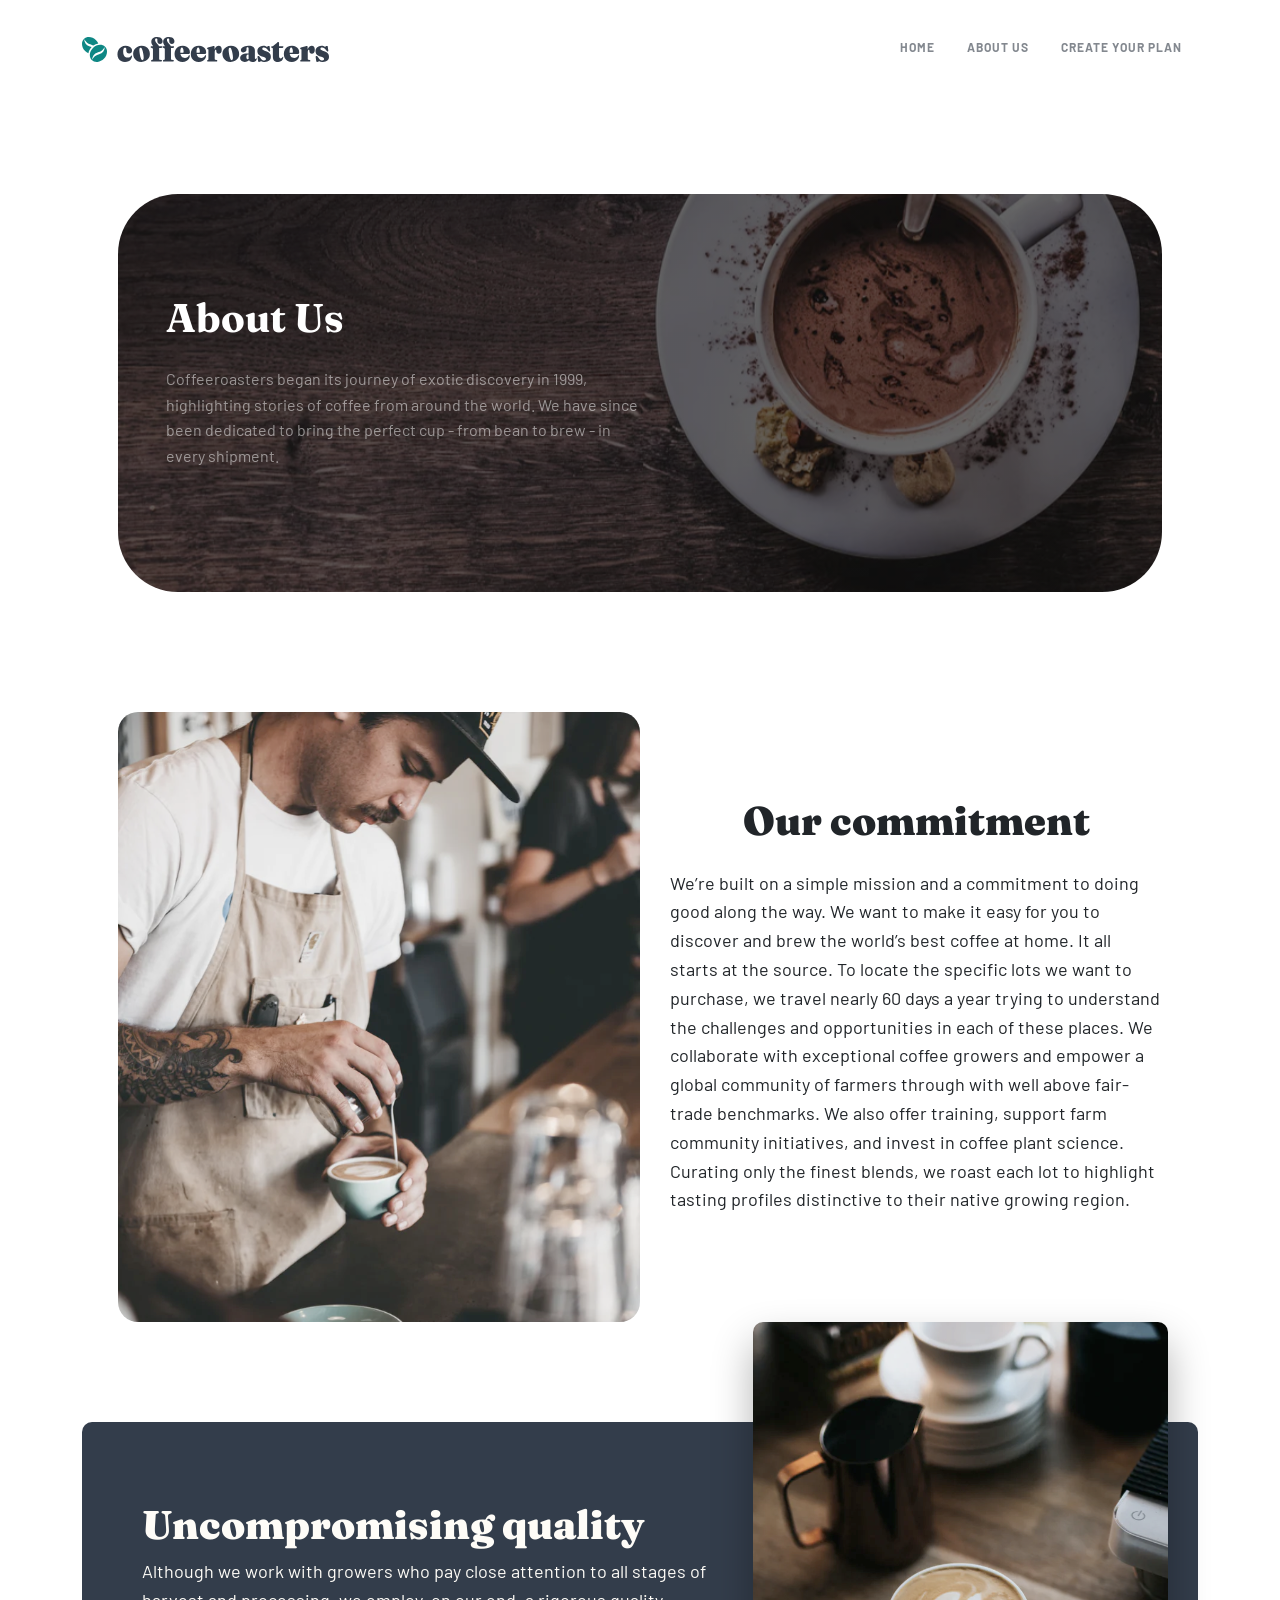
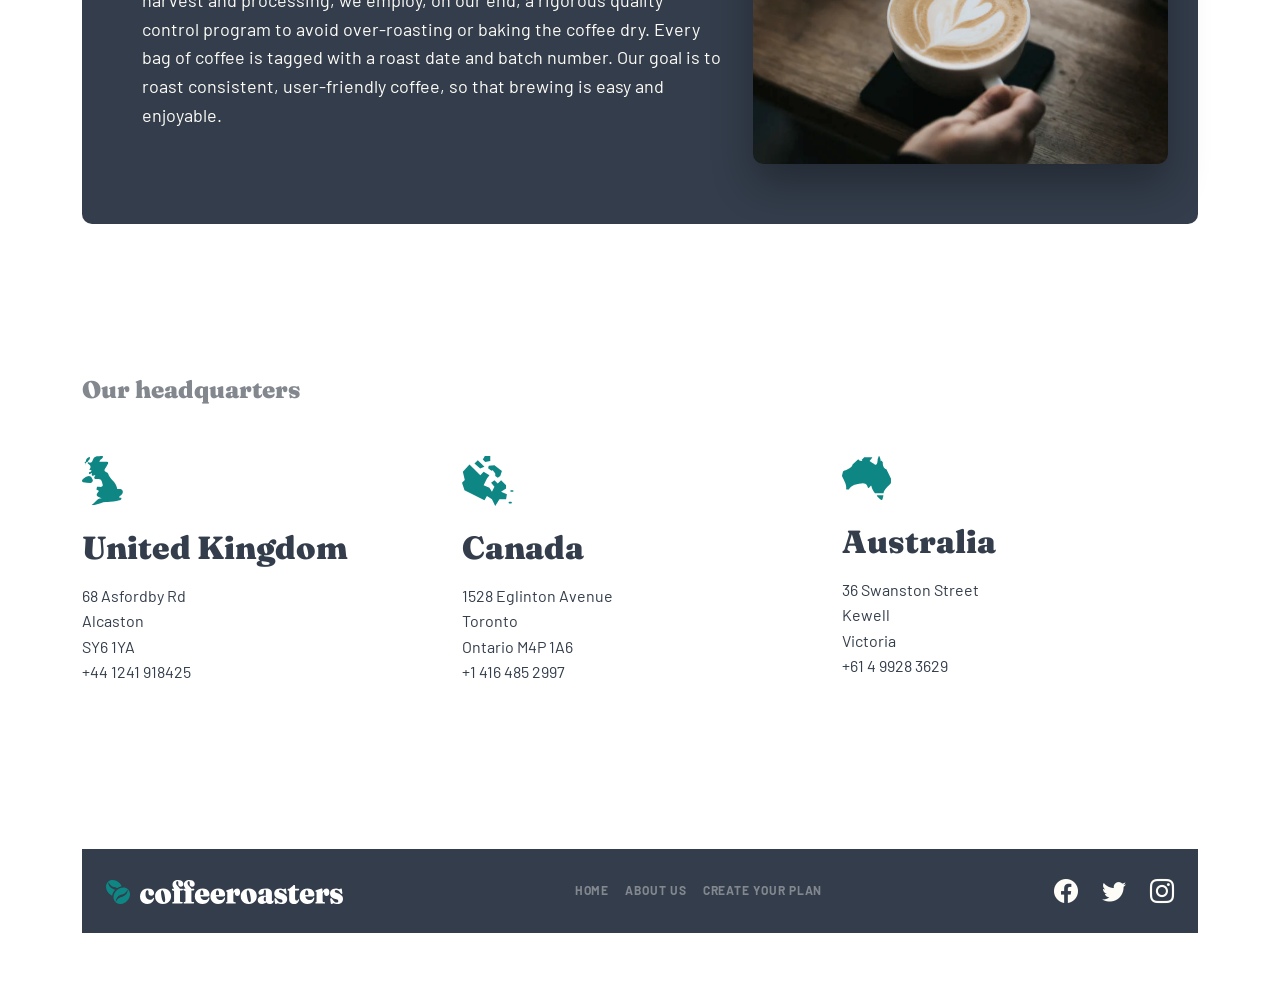
<file: about_us.html>
<!DOCTYPE html>
<html lang="en">

<head>
    <meta charset="UTF-8">
    <meta name="viewport" content="width=device-width, initial-scale=1.0">
    <title>About us</title>
    <link rel="stylesheet" href="https://cdn.jsdelivr.net/npm/bootstrap-icons@1.13.1/font/bootstrap-icons.min.css">

    <link href="https://cdn.jsdelivr.net/npm/bootstrap@5.3.8/dist/css/bootstrap.min.css" rel="stylesheet"
        integrity="sha384-sRIl4kxILFvY47J16cr9ZwB07vP4J8+LH7qKQnuqkuIAvNWLzeN8tE5YBujZqJLB" crossorigin="anonymous">
    <link rel="preconnect" href="https://fonts.googleapis.com">
    <link rel="preconnect" href="https://fonts.gstatic.com" crossorigin>
    <link
        href="https://fonts.googleapis.com/css2?family=Barlow:ital,wght@0,100;0,200;0,300;0,400;0,500;0,600;0,700;0,800;0,900;1,100;1,200;1,300;1,400;1,500;1,600;1,700;1,800;1,900&display=swap"
        rel="stylesheet">
    <link rel="stylesheet" href="./style.css">
    <link rel="stylesheet" href="./media_query.css">
</head>

<body>
    <nav class="navbar navbar-expand-md py-2 py-md-4">
        <div class="container">
            <a href="#" class="navbar-brand">
                <img src="./assets/imgs/Logo.svg" alt="coffeeroasters logo" class="logo">
            </a>

            <button class="navbar-toggler" type="button" data-bs-toggle="collapse" data-bs-target="#navbarNav">
                <span class="navbar-toggler-icon"></span>
            </button>

            <div class="collapse navbar-collapse" id="navbarNav">
                <ul class="navbar-nav ms-auto">
                    <li class="nav-item">
                        <a class="nav-link px-3" href="./index.html">HOME</a>
                    </li>
                    <li class="nav-item">
                        <a class="nav-link px-3" href="./about_us.html">ABOUT US</a>
                    </li>
                    <li class="nav-item">
                        <a class="nav-link px-3" href="./Create_a_plan.html">CREATE YOUR PLAN</a>
                    </li>
                </ul>
            </div>
        </div>



    </nav>

    <main>
        <div class="hero-section-about-us">
            <div class="container px-md-5">
                <section class="hero-section">
                    <div class="row g-0 w-100">
                        <div class="col-md-8 col-lg-6 hero-content">
                            <h1 class="display-4 fw-bold text-white mb-4">About Us</h1>
                            <p class="text-white-50 mb-4">
                                Coffeeroasters began its journey of exotic discovery in 1999,
                                highlighting stories of coffee from around the world. We have since been dedicated to
                                bring
                                the
                                perfect cup - from bean to brew - in every shipment. </p>
                        </div>
                    </div>
                </section>
            </div>
        </div>
    </main>

    <section>
        <div class="container px-md-5 mb-4" style="margin-top: 120px;">
            <section class="Our_commitment_section">
                <div class="row g-0 w-100 align-items-center">
                    <div class="col-lg-6 image-container mb-4 mb-lg-0">
                        <img src="./assets/imgs/about_us_our_commitment.svg" alt="" style="border-radius: 20px;"
                            class="img-fluid w-100">
                    </div>

                    <div class="col-lg-6 d-flex justify-content-center align-items-center flex-column desc-container">
                        <h1 class="mb-4">Our commitment</h1>
                        <p class="mb-4">
                            We’re built on a simple mission and a commitment to doing good along the way. We want to
                            make it easy for you to discover and brew the world’s best coffee at home. It all starts at
                            the source. To locate the specific lots we want to purchase, we travel nearly 60 days a year
                            trying to understand the challenges and opportunities in each of these places. We
                            collaborate with exceptional coffee growers and empower a global community of farmers
                            through with well above fair-trade benchmarks. We also offer training, support farm
                            community initiatives, and invest in coffee plant science. Curating only the finest blends,
                            we roast each lot to highlight tasting profiles distinctive to their native growing region.
                        </p>
                    </div>
                </div>
            </section>
        </div>
    </section>

    <section>
        <div class="container">
            <div
                class="Uncompromising_quality_section d-flex align-items-center justify-content-center flex-column-reverse flex-lg-row">
                <div class="desc-section col-lg-7">
                    <h1>Uncompromising quality</h1>
                    <p>Although we work with growers who pay close attention to all stages of harvest and processing, we
                        employ, on our end, a rigorous quality control program to avoid over-roasting or baking the
                        coffee dry. Every bag of coffee is tagged with a roast date and batch number. Our goal is to
                        roast consistent, user-friendly coffee, so that brewing is easy and enjoyable.</p>
                </div>
                <div class="image-section">
                    <img src="./assets/imgs/Quality_section_about_page.svg" class="img-fluid">
                </div>
            </div>
        </div>
    </section>

    <section class="Our_headquarters_section py-5">
        <div class="container">

            <h3 class="mb-5">Our headquarters</h3>

            <div class="row g-4 text-center text-md-start">

                <div class="col-md-4 mb-5 mb-md-0">
                    <div class="icon mb-4">
                        <img src="./assets/imgs/UK_Map.svg" alt="">
                    </div>
                    <h4 class="mb-3">United Kingdom</h4>
                    <ul class="p-0 list-unstyled">
                        <li>68 Asfordby Rd</li>
                        <li>Alcaston</li>
                        <li> SY6 1YA</li>
                        <li> +44 1241 918425</li>
                    </ul>
                </div>


                <div class="col-md-4 mb-5 mb-md-0">
                    <div class="icon mb-4">
                        <img src="./assets/imgs/Canada_Map.svg" alt="">
                    </div>
                    <h4 class="mb-3">Canada</h4>
                    <ul class="p-0 list-unstyled">
                        <li> 1528 Eglinton Avenue</li>
                        <li>Toronto</li>
                        <li> Ontario M4P 1A6</li>
                        <li> +1 416 485 2997</li>
                    </ul>
                </div>



                <div class="col-md-4 mb-5 mb-md-0">
                    <div class="icon mb-4">
                        <img src="./assets/imgs/Australia_Map.svg" alt="">
                    </div>
                    <h4 class="mb-3">Australia</h4>
                    <ul class="p-0 list-unstyled">
                        <li> 36 Swanston Street</li>
                        <li>Kewell</li>
                        <li> Victoria</li>
                        <li> +61 4 9928 3629</li>
                    </ul>
                </div>

            </div>

        </div>
    </section>

    <footer>
        <div class="container">
            <div class="footer-section d-flex align-items-center justify-content-between gap-3 p-4 flex-column flex-md-row mb-5"
                style="background-color: rgba(51, 61, 75, 1);">
                <div class="logo">
                    <img src="./assets/imgs/footer_logo.svg" alt="">
                </div>

                <div class="links d-flex align-items-center justify-content-center gap-2 gap-md-3">
                    <a href="./index.html" class="text-decoration-none text-uppercase" style="color: rgba(131, 136, 143, 1);
                    ">HOME</a>
                    <a href="./about_us.html" class="text-decoration-none text-uppercase"
                        style="color: rgba(131, 136, 143, 1); ">ABOUT US</a>
                    <a href="./Create_a_plan.html" class="text-decoration-none text-uppercase"
                        style="color: rgba(131, 136, 143, 1); ">Create your
                        plan</a>
                </div>
                <div class="social-media-links d-flex flex-row gap-4">
                    <a href="#" class="fs-4">
                        <i class="bi bi-facebook"></i>
                    </a>
                    <a href="#" class="fs-4">
                        <i class="bi bi-twitter"></i>
                    </a>
                    <a href="#" class="fs-4">
                        <i class="bi bi-instagram"></i>
                    </a>
                </div>
            </div>
        </div>
    </footer>

    <script src="https://cdn.jsdelivr.net/npm/bootstrap@5.3.8/dist/js/bootstrap.bundle.min.js"
        integrity="sha384-FKyoEForCGlyvwx9Hj09JcYn3nv7wiPVlz7YYwJrWVcXK/BmnVDxM+D2scQbITxI"
        crossorigin="anonymous"></script>
    <script src="./script.js"></script>
</body>

</html>
</file>
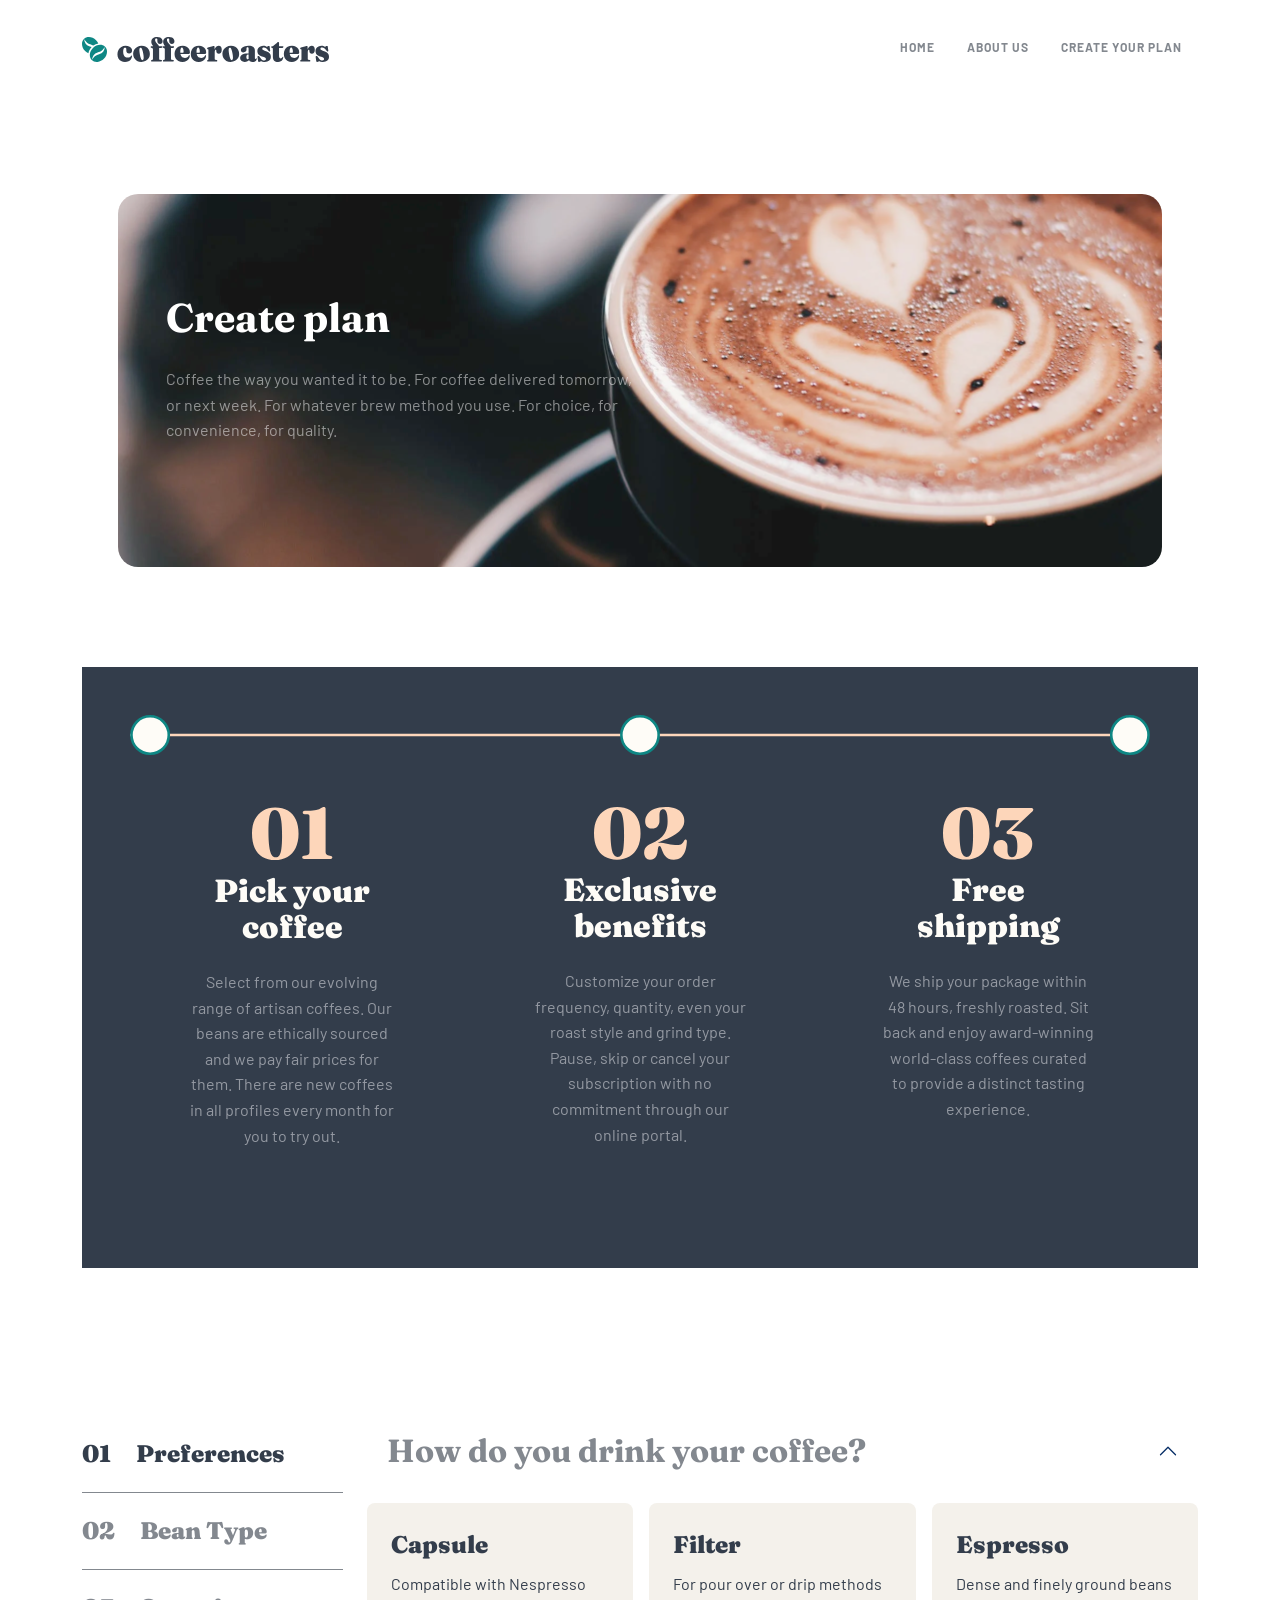
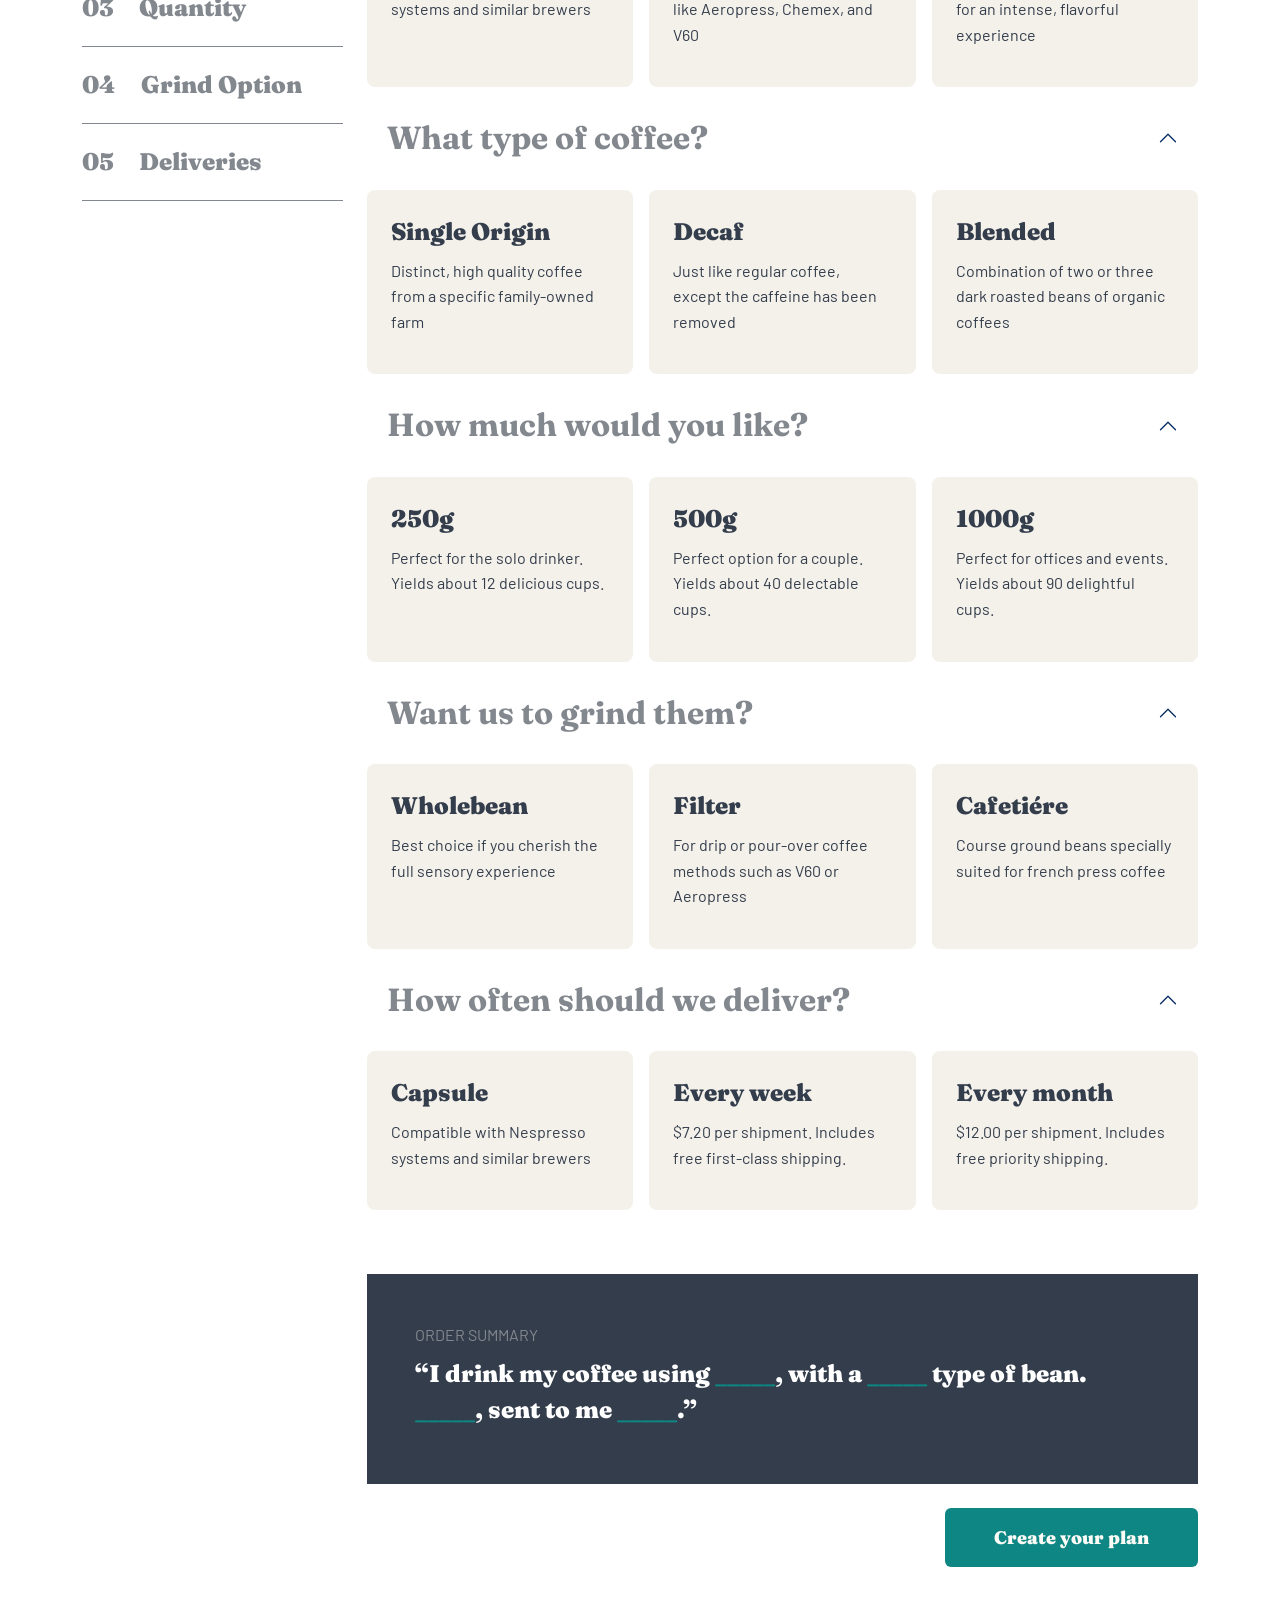
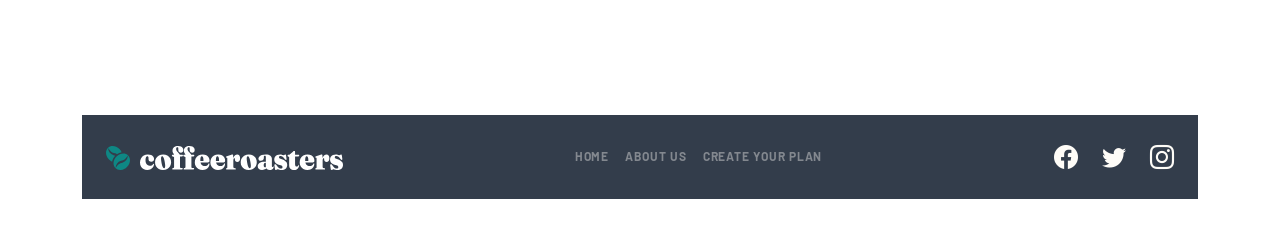
<file: Create_a_plan.html>
<!DOCTYPE html>
<html lang="en">

<head>
    <meta charset="UTF-8">
    <meta name="viewport" content="width=device-width, initial-scale=1.0">
    <title>Create a plan</title>
    <link rel="stylesheet" href="https://cdn.jsdelivr.net/npm/bootstrap-icons@1.13.1/font/bootstrap-icons.min.css">

    <link href="https://cdn.jsdelivr.net/npm/bootstrap@5.3.8/dist/css/bootstrap.min.css" rel="stylesheet"
        integrity="sha384-sRIl4kxILFvY47J16cr9ZwB07vP4J8+LH7qKQnuqkuIAvNWLzeN8tE5YBujZqJLB" crossorigin="anonymous">
    <link rel="preconnect" href="https://fonts.googleapis.com">
    <link rel="preconnect" href="https://fonts.gstatic.com" crossorigin>
    <link
        href="https://fonts.googleapis.com/css2?family=Barlow:ital,wght@0,100;0,200;0,300;0,400;0,500;0,600;0,700;0,800;0,900;1,100;1,200;1,300;1,400;1,500;1,600;1,700;1,800;1,900&display=swap"
        rel="stylesheet">
    <link rel="stylesheet" href="./style.css">
    <link rel="stylesheet" href="./media_query.css">
    
</head>

<body>
    <nav class="navbar navbar-expand-md py-2 py-md-4">
        <div class="container">
            <a href="#" class="navbar-brand">
                <img src="./assets/imgs/Logo.svg" alt="coffeeroasters logo" class="logo">
            </a>

            <button class="navbar-toggler" type="button" data-bs-toggle="collapse" data-bs-target="#navbarNav">
                <span class="navbar-toggler-icon"></span>
            </button>

            <div class="collapse navbar-collapse" id="navbarNav">
                <ul class="navbar-nav ms-auto">
                    <li class="nav-item">
                        <a class="nav-link px-3" href="./index.html">HOME</a>
                    </li>
                    <li class="nav-item">
                        <a class="nav-link px-3" href="./about_us.html">ABOUT US</a>
                    </li>
                    <li class="nav-item">
                        <a class="nav-link px-3" href="./Create_a_plan.html">CREATE YOUR PLAN</a>
                    </li>
                </ul>
            </div>
        </div>



    </nav>

    <main>
        <div class="hero-section-create-plan">
            <div class="container px-md-5">
                <section class="hero-section">
                    <div class="row g-0 w-100">
                        <div class="col-md-8 col-lg-6 hero-content">
                            <h1 class="display-4 fw-bold text-white mb-4">Create plan</h1>
                            <p class="text-white-50 mb-4">
                                Coffee the way you wanted it to be. For coffee delivered tomorrow, or next week. For
                                whatever brew method you use. For choice, for convenience, for quality. </p>
                        </div>
                    </div>
                </section>
            </div>
        </div>
    </main>

    <section class="How-it-works-section">
        <div class="container">
            <div class="How-it-works-content p-5 d-flex flex-column align-self-start "
                style="background-color: rgba(51, 61, 75, 1);">
                <img src="./assets/imgs/How It Works Steps.svg" class="d-none d-md-inline" alt="">
                <div class="row How-it-works-row">
                    <div class="col-lg-4">
                        <div class="How-it-works-card text-center p-5 ">
                            <img src="./assets/imgs/01.svg" alt="" class="p-1">
                            <h3 class="How-it-works-title p-2" style="color: rgba(254, 252, 247, 1);">Pick your coffee
                            </h3>
                            <p class="How-it-works-desc p-2" style="color: rgb(148, 153, 162)">Select from our
                                evolving range of artisan coffees. Our
                                beans
                                are ethically sourced and we pay fair prices for them. There are new coffees in all
                                profiles every month for you to try out.</p>
                        </div>
                    </div>
                    <div class="col-lg-4 ">
                        <div class="How-it-works-card text-center p-5">
                            <img src="./assets/imgs/02.svg" alt="" class="p-1">
                            <h3 class="How-it-works-title p-2" style="color: rgba(254, 252, 247, 1);">Exclusive benefits
                            </h3>
                            <p class="How-it-works-desc p-2" style="color: rgb(148, 153, 162)">Customize your order
                                frequency, quantity, even your roast
                                style
                                and grind type. Pause, skip or cancel your subscription with no commitment through our
                                online portal.</p>
                        </div>
                    </div>
                    <div class="col-lg-4">
                        <div class="How-it-works-card text-center p-5">
                            <img src="./assets/imgs/03.svg" alt="" class="p-1">
                            <h3 class="How-it-works-title p-2" style="color: rgba(254, 252, 247, 1);">Free shipping</h3>
                            <p class="How-it-works-desc p-2" style="color: rgb(148, 153, 162)">We ship your package
                                within 48 hours, freshly roasted. Sit
                                back
                                and enjoy award-winning world-class coffees curated to provide a distinct tasting
                                experience.</p>
                        </div>
                    </div>
                </div>
            </div>
        </div>
    </section>

    <section class="plan-selector-section py-5">
        <div class="container">
            <div class="row">
                <div class="col-lg-3">
                    <div class="sticky-top" style="top: 40px;">
                        <ul class="list-unstyled sidebar-nav">
                            <li class="active"><span class="active-number">01</span> Preferences</li>
                            <li><span>02</span> Bean Type</li>
                            <li><span>03</span> Quantity</li>
                            <li><span>04</span> Grind Option</li>
                            <li><span>05</span> Deliveries</li>
                        </ul>
                    </div>
                </div>

                <div class="col-lg-9">
                    <div class="accordion accordion-flush" id="planAccordion">
                        <h2 class="accordion-header">
                            <button class="accordion-button fs-2 fw-bold bg-transparent shadow-none" type="button"
                                data-bs-toggle="collapse" data-bs-target="#collapseOne">
                                How do you drink your coffee?
                            </button>
                        </h2>

                        <div id="collapseOne" class="accordion-collapse collapse show">
                            <div class="accordion-body px-0">
                                <div class="row g-3">
                                    <div class="col-md-4">
                                        <div class="selection-card p-4 h-100">
                                            <h4>Capsule</h4>
                                            <p>Compatible with Nespresso systems and similar brewers</p>
                                        </div>
                                    </div>

                                    <div class="col-md-4">
                                        <div class="selection-card p-4 h-100">
                                            <h4>Filter</h4>
                                            <p>For pour over or drip methods like Aeropress, Chemex, and V60</p>
                                        </div>
                                    </div>

                                    <div class="col-md-4">
                                        <div class="selection-card p-4 h-100">
                                            <h4>Espresso</h4>
                                            <p>Dense and finely ground beans for an intense, flavorful experience
                                            </p>
                                        </div>
                                    </div>

                                </div>
                            </div>
                        </div>

                        <h2 class="accordion-header">
                            <button class="accordion-button fs-2 fw-bold bg-transparent shadow-none" type="button"
                                data-bs-toggle="collapse" data-bs-target="#collapsetwo">
                                What type of coffee?
                            </button>
                        </h2>

                        <div id="collapsetwo" class="accordion-collapse collapse show">
                            <div class="accordion-body px-0">
                                <div class="row g-3">
                                    <div class="col-md-4">
                                        <div class="selection-card p-4 h-100">
                                            <h4>Single Origin</h4>
                                            <p>Distinct, high quality coffee from a specific family-owned farm</p>
                                        </div>
                                    </div>

                                    <div class="col-md-4">
                                        <div class="selection-card p-4 h-100">
                                            <h4>Decaf</h4>
                                            <p>Just like regular coffee, except the caffeine has been removed</p>
                                        </div>
                                    </div>

                                    <div class="col-md-4">
                                        <div class="selection-card p-4 h-100">
                                            <h4>Blended</h4>
                                            <p>Combination of two or three dark roasted beans of organic coffees
                                            </p>
                                        </div>
                                    </div>

                                </div>
                            </div>
                        </div>

                        <h2 class="accordion-header">
                            <button class="accordion-button fs-2 fw-bold bg-transparent shadow-none" type="button"
                                data-bs-toggle="collapse" data-bs-target="#collapseThree">
                                How much would you like? </button>
                        </h2>

                        <div id="collapseThree" class="accordion-collapse collapse show">
                            <div class="accordion-body px-0">
                                <div class="row g-3">
                                    <div class="col-md-4">
                                        <div class="selection-card p-4 h-100">
                                            <h4>250g</h4>
                                            <p>Perfect for the solo drinker. Yields about 12 delicious cups.</p>
                                        </div>
                                    </div>

                                    <div class="col-md-4">
                                        <div class="selection-card p-4 h-100">
                                            <h4>500g</h4>
                                            <p>Perfect option for a couple. Yields about 40 delectable cups.</p>
                                        </div>
                                    </div>

                                    <div class="col-md-4">
                                        <div class="selection-card p-4 h-100">
                                            <h4>1000g</h4>
                                            <p>Perfect for offices and events. Yields about 90 delightful cups.
                                            </p>
                                        </div>
                                    </div>

                                </div>
                            </div>
                        </div>

                        <h2 class="accordion-header">
                            <button class="accordion-button fs-2 fw-bold bg-transparent shadow-none" type="button"
                                data-bs-toggle="collapse" data-bs-target="#collapseFour">
                                Want us to grind them? </button>
                        </h2>

                        <div id="collapseFour" class="accordion-collapse collapse show">
                            <div class="accordion-body px-0">
                                <div class="row g-3">
                                    <div class="col-md-4">
                                        <div class="selection-card p-4 h-100">
                                            <h4>Wholebean</h4>
                                            <p>Best choice if you cherish the full sensory experience</p>
                                        </div>
                                    </div>

                                    <div class="col-md-4">
                                        <div class="selection-card p-4 h-100">
                                            <h4>Filter</h4>
                                            <p>For drip or pour-over coffee methods such as V60 or Aeropress</p>
                                        </div>
                                    </div>

                                    <div class="col-md-4">
                                        <div class="selection-card p-4 h-100">
                                            <h4>Cafetiére</h4>
                                            <p>Course ground beans specially suited for french press coffee
                                            </p>
                                        </div>
                                    </div>

                                </div>
                            </div>
                        </div>

                        <h2 class="accordion-header">
                            <button class="accordion-button fs-2 fw-bold bg-transparent shadow-none" type="button"
                                data-bs-toggle="collapse" data-bs-target="#collapseFive">
                                How often should we deliver? </button>
                        </h2>

                        <div id="collapseFive" class="accordion-collapse collapse show">
                            <div class="accordion-body px-0">
                                <div class="row g-3">
                                    <div class="col-md-4">
                                        <div class="selection-card p-4 h-100">
                                            <h4>Capsule</h4>
                                            <p>Compatible with Nespresso systems and similar brewers</p>
                                        </div>
                                    </div>

                                    <div class="col-md-4">
                                        <div class="selection-card p-4 h-100">
                                            <h4>Every week</h4>
                                            <p>$7.20 per shipment. Includes free first-class shipping.</p>
                                        </div>
                                    </div>

                                    <div class="col-md-4">
                                        <div class="selection-card p-4 h-100">
                                            <h4>Every month</h4>
                                            <p>$12.00 per shipment. Includes free priority shipping.
                                            </p>
                                        </div>
                                    </div>

                                </div>
                            </div>
                        </div>
                    </div>

                    <div class="summary-box p-5 mt-5">
                        <p class="text-uppercase small mb-2">Order Summary</p>
                        <h3>
                            “I drink my coffee using <span class="accent-text">_____</span>, with a <span
                                class="accent-text">_____</span> type of bean. <span class="accent-text">_____</span>,
                            sent to me <span class="accent-text">_____</span>.”
                        </h3>
                    </div>

                    <div class="text-end mt-4">
                        <button class="btn custom-btn px-5 py-3">Create your plan</button>
                    </div>

                </div>

            </div>
        </div>
    </section>

    <footer>
        <div class="container">
            <div class="footer-section d-flex align-items-center justify-content-between gap-3 p-4 flex-column flex-md-row mb-5"
                style="background-color: rgba(51, 61, 75, 1);">
                <div class="logo">
                    <img src="./assets/imgs/footer_logo.svg" alt="">
                </div>

                <div class="links d-flex align-items-center justify-content-center gap-2 gap-md-3">
                    <a href="./index.html" class="text-decoration-none text-uppercase" style="color: rgba(131, 136, 143, 1);
                    ">HOME</a>
                    <a href="./about_us.html" class="text-decoration-none text-uppercase"
                        style="color: rgba(131, 136, 143, 1); ">ABOUT US</a>
                    <a href="./Create_a_plan.html" class="text-decoration-none text-uppercase"
                        style="color: rgba(131, 136, 143, 1); ">Create your
                        plan</a>
                </div>
                <div class="social-media-links d-flex flex-row gap-4">
                    <a href="#" class="fs-4">
                        <i class="bi bi-facebook"></i>
                    </a>
                    <a href="#" class="fs-4">
                        <i class="bi bi-twitter"></i>
                    </a>
                    <a href="#" class="fs-4">
                        <i class="bi bi-instagram"></i>
                    </a>
                </div>
            </div>
        </div>
    </footer>



    <script src="https://cdn.jsdelivr.net/npm/bootstrap@5.3.8/dist/js/bootstrap.bundle.min.js"
        integrity="sha384-FKyoEForCGlyvwx9Hj09JcYn3nv7wiPVlz7YYwJrWVcXK/BmnVDxM+D2scQbITxI"
        crossorigin="anonymous"></script>
    <script src="./script.js"></script>

</body>

</html>
</file>
<file: style.css>
@import url('https://fonts.googleapis.com/css2?family=Fraunces:ital,opsz,wght@0,9..144,100..900;1,9..144,100..900&display=swap');

body {
    font-family: 'Barlow', sans-serif;
}

.navbar {
    .container {
        .logo {
            height: clamp(18px, 4vw, 25px);
        }
    }

    .navbar-brand {
        font-weight: 900;
        color: #333d4b;
        font-size: 1.5rem;
    }

    .nav-link {
        color: #83888F !important;
        font-size: 12px;
        letter-spacing: 1px;
        font-weight: 700;
        text-transform: uppercase;
    }

    .nav-link:hover {
        color: #333d4b !important;
    }

    .navbar-toggler {
        border: none;
    }

    .nav-link:focus {
        border: 1px solid rgba(51, 61, 75, 1);
        border-radius: 50px;
    }
}

.hero-section {
    width: 100%;
    border-radius: 10px;
    background-image: url(./assets/imgs/Hero_image.png);
    background-repeat: no-repeat;
    display: flex;
    align-items: center;
    background-size: 150%;
    background-position: left 70%;
    padding: 100px 0;

    .hero-content {
        padding-left: clamp(18px, 8vw, 48px);
        /* padding-right: 10px; */
    }

    h1 {

        font-size: clamp(18px, 10vw, 40px);
        line-height: 1.2;
    }

    p {
        font-weight: 400;
        font-size: 16px;
        letter-spacing: 0px;
        font-size: clamp(12px, 10vw, 18px);


    }


    .custom-btn {
        background-color: rgba(14, 135, 132, 1);
        font-family: "Fraunces", serif;
        font-weight: 900;
        font-size: 18px;
        letter-spacing: 0px;
        text-align: center;
        color: white;

        &:hover {
            background-color: rgba(102, 210, 207, 1);
        }

        &:focus,
        &:active,
        &.btn:focus,
        &.btn:active {
            outline: none;
            box-shadow: none;
        }


    }
}

.collection-section {
    position: relative;
    padding-top: 40px;
    margin-top: 80px;


    .custom-text {
        padding-top: 50px;
        /* background: linear-gradient(180deg, rgba(254, 252, 247, 0.0001) 0%, #FEFCF7 100%); */
        background: linear-gradient(180deg, rgba(39, 41, 43, 0.5) 0%, rgba(254, 252, 247, 0) 100%);
        font-family: "Fraunces", serif;
        font-weight: 900;
        font-size: clamp(40px, 10vw, 150px);
        text-transform: lowercase;
        -webkit-text-fill-color: transparent;
        -webkit-background-clip: text;
        /* background: linear-gradient(180deg, rgba(254, 252, 247, 0.0001) 0%, #FEFCF7 100%); */



        /* Positioning */
        position: absolute;
        top: -100px;
        left: 0;
        right: 0;
        z-index: -1;
        text-align: center;


    }

    .container {

        .coffee-image {
            width: 100%;
            max-width: 200px;
            height: auto;
            margin-bottom: 24px;
        }

        .coffee-info {
            .coffee-title {
                font-family: "Fraunces", serif;
                font-weight: 900;
                font-style: Black;
                font-size: 24px;
                line-height: 150%;
                letter-spacing: 0px;
                text-align: center;

            }

            .coffee-desc {
                font-family: "Barlow", serif;
                font-weight: 400;
                font-style: Regular;
                font-size: 16px;
                line-height: 160%;
                letter-spacing: 0px;
                text-align: center;

            }
        }
    }
}

.why-choose-section {
    margin-bottom: 200px;

    .container {
        .why-choose-content {
            position: relative;
            padding-bottom: 30px !important;
            padding: 64px 24px;
            margin-top: 120px;
            border-radius: 10px;
            background-color: #333d4b;
            margin-bottom: 250px;

            h2 {
                font-family: "Fraunces";
                font-size: 40px;
                line-height: 120%;
                letter-spacing: 0px;
                margin-bottom: 24px;

            }

            p {
                font-family: "Barlow";
                font-weight: 400;
                font-style: Regular;
                font-size: 16px;
                line-height: 160%;
                letter-spacing: 0px;
                text-align: center;
                margin-bottom: 24px;


            }

            .benefits-row {
                display: flex;
                flex-wrap: wrap;
                transform: none;
                margin-bottom: -100px;
                margin-top: 24px;

                .benefit-card {
                    background-color: rgba(14, 135, 132, 1);
                    border-radius: 10px;
                    height: 100%;
                    display: flex;
                    flex-direction: column;
                    align-items: center;
                    width: 100%;

                    img {
                        width: 72px;
                        height: 72px;
                        margin-bottom: 24px;

                    }

                    .benefit-title {
                        font-family: "Fraunces";
                        font-weight: 900;
                        font-size: 24px;
                        line-height: 150%;
                        letter-spacing: 0px;
                        text-align: center;
                        color: rgba(254, 252, 247, 1);
                        margin-bottom: 24px;


                    }

                    .benefit-desc {
                        font-family: "Barlow";
                        font-weight: 400;
                        font-style: Regular;
                        font-size: 16px;
                        line-height: 160%;
                        letter-spacing: 0px;
                        text-align: center;
                        color: rgba(254, 252, 247, 1);
                        margin-bottom: 24px;


                    }
                }
            }


        }






    }

}

.How-it-works-section {
    .container {
        .How-it-works-content {
            h2 {
                font-family: "Fraunces";
                font-weight: 900;
                font-size: 24px;
                line-height: 150%;
                letter-spacing: 0px;
                color: rgba(131, 136, 143, 1);
            }

            .How-it-works-row {
                .How-it-works-card {
                    h3 {
                        font-family: Fraunces;
                        font-weight: 900;
                        font-style: Black;
                        font-size: clamp(20px, 2.5vw, 32px);
                        line-height: 113.99999999999999%;
                        letter-spacing: 0px;

                    }

                    p {
                        font-family: "Barlow";
                        font-weight: 400;
                        font-style: Regular;
                        font-size: clamp(13px, 1.5vw, 16px);
                        line-height: 160%;
                        letter-spacing: 0px;

                    }


                }
            }

            .custom-btn {
                background-color: rgba(14, 135, 132, 1);
                font-family: "Fraunces", serif;
                font-weight: 900;
                font-size: 18px;
                line-height: 140%;
                letter-spacing: 0px;
                color: rgba(254, 252, 247, 1);

                &:hover {
                    background-color: rgba(102, 210, 207, 1);
                }

                &:focus,
                &:active,
                &.btn:focus,
                &.btn:active {
                    outline: none;
                    box-shadow: none;
                }
            }
        }

    }
}


footer {
    .container {
        .footer-section {
            .links {
                a {
                    font-family: "Barlow";
                    font-weight: 700;
                    font-style: Bold;
                    font-size: 12px;
                    line-height: 130%;
                    letter-spacing: 0.92px;
                    text-transform: uppercase;


                    &:hover {
                        color: rgba(255, 255, 255, 1);
                    }

                    &:focus,
                    &:active {
                        box-shadow: none;
                        color: rgba(255, 255, 255, 1);

                    }

                }
            }

            .social-media-links {
                a {
                    color: rgba(254, 252, 247, 1);
                    transition: color 0.3s ease;

                    &:hover {
                        color: rgba(253, 214, 186, 1);
                    }
                }
            }
        }
    }
}

/* ------------------------------------- About us page --------------------------- */
.hero-section-about-us {
    .container {
        .hero-section {
            width: 100%;
            border-radius: 60px;
            /* background-image: url(./assets/imgs/About_Image.svg); */
            background-image:
                linear-gradient(rgba(0, 0, 0, 0.3), rgba(0, 0, 0, 0.3)),
                url(./assets/imgs/About_Image.svg);
            background-repeat: no-repeat;
            display: flex;
            align-items: center;
            background-size: cover;
            background-position: center;
            overflow: hidden;
            padding: 100px 0;

            .row {
                margin: 0;
                width: 100%;
                position: relative;
                z-index: 2;

                .hero-content {
                    padding-left: clamp(18px, 8vw, 48px);

                    h1 {

                        font-size: clamp(18px, 10vw, 40px);
                        line-height: 1.2;
                        font-family: "Fraunces";
                        font-weight: 900;
                        font-style: Black;
                        line-height: 120%;
                        letter-spacing: 0px;

                    }

                    p {
                        font-weight: 400;
                        letter-spacing: 0px;
                        font-size: clamp(12px, 10vw, 18px);
                        font-family: "Barlow";
                        font-weight: 400;
                        font-style: Regular;
                        font-size: 16px;
                        line-height: 160%;
                        letter-spacing: 0px;



                    }
                }
            }



        }
    }


}

section {
    .container {
        .Our_commitment_section {
            .row {
                .desc-container {
                    padding-left: 30px;

                    h1 {
                        font-family: "Fraunces";
                        font-weight: 900;
                        font-style: Black;
                        font-size: clamp(28px, 5vw, 40px);
                        line-height: 120%;
                        letter-spacing: 0px;
                    }

                    p {
                        font-family: "Barlow";
                        font-weight: 400;
                        font-style: Regular;
                        font-size: clamp(12px, 10vw, 18px);
                        line-height: 160%;
                        letter-spacing: 0px;

                    }
                }
            }
        }
    }
}

section {
    margin-top: 100px;
    margin-bottom: 100px;

    .container {
        .Uncompromising_quality_section {

            display: flex;
            flex-direction: row;
            background-color: rgba(51, 61, 75, 1);
            border-radius: 10px;
            padding: 60px;
            position: relative;

            .desc-section {
                text-align: center;
                padding-top: 40px;

                @media (min-width: 992px) {
                    text-align: left;
                    padding-top: 0;
                }

                h1 {
                    font-family: "Fraunces";
                    font-weight: 900;
                    font-size: clamp(28px, 5vw, 40px);
                    line-height: 120%;
                    letter-spacing: 0px;
                    color: rgba(254, 252, 247, 1);
                }

                p {
                    font-family: "Barlow";
                    font-weight: 400;
                    font-style: Regular;
                    font-size: clamp(12px, 10vw, 18px);
                    line-height: 160%;
                    letter-spacing: 0px;
                    color: rgba(254, 252, 247, 1);

                }

            }

            .image-section {
                width: 100%;
                margin-top: -120px;
                margin-bottom: 20px;

                @media (min-width: 992px) {
                    margin-top: -160px;
                    margin-bottom: 0;
                    transform: translateX(30px);
                }

                img {
                    border-radius: 10px;
                    box-shadow: 0 20px 40px rgba(0, 0, 0, 0.3);
                }

            }

        }
    }
}

.Our_headquarters_section {
    .container {
        h3 {
            font-family: "Fraunces";
            font-weight: 900;
            font-size: clamp(12px, 5vw, 24px);
            line-height: 150%;
            letter-spacing: 0px;
            color: rgba(131, 136, 143, 1);
        }
    }

    .row {
        h4 {
            font-family: "Fraunces";
            font-weight: 900;
            font-size: clamp(16px, 5vw, 32px);
            line-height: 113.99999999999999%;
            letter-spacing: 0px;
            color: rgba(51, 61, 75, 1);

        }

        ul {
            li {
                font-family: "Barlow";
                font-weight: 400;
                font-style: Regular;
                font-size: 16px;
                line-height: 160%;
                letter-spacing: 0px;
                color: rgba(51, 61, 75, 1);

            }


        }
    }
}

/* ---------------------------------Create a plan page ---------------------- */
.hero-section-create-plan {
    .container {
        .hero-section {
            width: 100%;
            border-radius: 20px;
            background-image: url(./assets/imgs/Subscribe_Image.svg);
            /* background-image:
                linear-gradient(rgba(0, 0, 0, 0.3), rgba(0, 0, 0, 0.3)),
                url(./assets/imgs/Subscribe_Image.svg); */
            background-repeat: no-repeat;
            display: flex;
            align-items: center;
            background-size: cover;
            background-position: center;
            overflow: hidden;
            padding: 100px 0;

            .row {
                margin: 0;
                width: 100%;
                position: relative;
                z-index: 2;

                .hero-content {
                    padding-left: clamp(18px, 8vw, 48px);

                    h1 {

                        font-size: clamp(18px, 10vw, 40px);
                        line-height: 1.2;
                        font-family: "Fraunces";
                        font-weight: 900;
                        font-style: Black;
                        line-height: 120%;
                        letter-spacing: 0px;

                    }

                    p {
                        font-weight: 400;
                        letter-spacing: 0px;
                        font-size: clamp(12px, 10vw, 18px);
                        font-family: "Barlow";
                        font-weight: 400;
                        font-style: Regular;
                        font-size: 16px;
                        line-height: 160%;
                        letter-spacing: 0px;



                    }
                }
            }



        }
    }


}

.plan-selector-section {
    .sidebar-nav {
        li {
            font-family: Fraunces;
            font-weight: 900;
            font-size: 24px;
            line-height: 150%;
            letter-spacing: 0px;
            cursor: pointer;
            border-bottom: 1px solid rgba(131, 136, 143, 1);
            color: rgba(131, 136, 143, 1);
            padding: 20px 0;

            span {
                margin-right: 20px;
            }

            &.active {

                color: rgba(51, 61, 75, 1);
            }

            &.active-number {
                color: rgba(14, 135, 132, 1);
            }

        }

    }

    .accordion {
        .accordion-header {
            .accordion-button {
                font-family: "Fraunces";
                font-weight: 900;
                font-size: 40px;
                line-height: 120%;
                letter-spacing: 0px;
                color: rgb(94, 97, 103);

                &:not(.collapsed) {
                    color: rgba(131, 136, 143, 1);

                }
            }
        }

        .accordion-body {
            .selection-card {
                background-color: rgba(244, 241, 235, 1);
                border-radius: 8px;
                transition: all 0.3s ease;
                cursor: pointer;

                h4 {
                    font-family: "Fraunces";
                    font-weight: 900;
                    font-size: clamp(12px, 5vw, 24px);
                    line-height: 150%;
                    letter-spacing: 0px;
                    color: rgba(51, 61, 75, 1);

                }

                p {
                    font-family: "Barlow";
                    font-weight: 400;
                    font-style: Regular;
                    font-size: clamp(10px, 5vw, 16px);
                    line-height: 160%;
                    letter-spacing: 0px;
                    color: rgba(51, 61, 75, 1);

                }

                &:hover {
                    background-color: rgba(14, 135, 132, 1);

                    h4,
                    p {
                        color: white;
                    }
                }

                &.selected {
                    background-color: rgba(253, 214, 186, 1);

                    h4,
                    p {
                        color: rgba(51, 61, 75, 1);
                    }

                }



            }
        }
    }

    .summary-box {
        background-color: rgba(51, 61, 75, 1);

        p {
            font-family: "Barlow";
            font-weight: 400;
            font-style: Regular;
            font-size: clamp(12px, 5vw, 16px);
            line-height: 160%;
            letter-spacing: 0px;
            color: rgba(131, 136, 143, 1);


        }

        h3 {
            color: (255, 255, 255, 1);
            font-family: "Fraunces";
            font-weight: 900;
            font-size: clamp(16px, 5vw, 24px);
            line-height: 150%;
            letter-spacing: 0px;
            color: rgba(255, 255, 255, 1);

            .accent-text {
                color: rgba(14, 135, 132, 1);
            }

        }
    }

    .custom-btn {
        background-color: rgba(14, 135, 132, 1);
        font-family: "Fraunces", serif;
        font-weight: 900;
        font-size: 18px;
        line-height: 140%;
        letter-spacing: 0px;
        color: rgba(254, 252, 247, 1);

        &:hover {
            background-color: rgba(102, 210, 207, 1);
        }

        &:focus,
        &:active,
        &.btn:focus,
        &.btn:active {
            outline: none;
            box-shadow: none;
        }
    }
}
</file>
<file: media_query.css>
/* DESKTOP (Large screens) */
@media (min-width: 992px) {
    .collection-section {
        margin-top: 150px !important;
        padding-top: 100px;

        .custom-text {
            top: -130px;
        }

        .coffee-image {
            max-width: 255px;
        }
    }
}

/* TABLET (Medium screens) */
@media (min-width: 768px) and (max-width: 991px) {
    .collection-section {
        .custom-text {
            top: -115px;
        }

    }

    .hero-section {

        h1 {
            font-size: 48px;
            text-align: left;
        }
    }

    .why-choose-section {
        .container {
            margin-bottom: 250px;
            gap: 24px;

            .why-choose-content {

                h2 {
                    font-size: 25px;
                }

                p {
                    font-size: 12px;
                }

                .benefits-row {
                    flex-direction: column;
                    gap: 24px;
                }
            }



        }
    }

}

/* Mobile */
@media (max-width:768px) {
    .hero-section {
        padding: 50px 0;
    }

    .why-choose-section {
        .container {
            margin-bottom: 250px;
            gap: 24px;

            .why-choose-content {
                h2 {
                    font-size: 20px;


                }

                p {
                    font-size: 12px;

                }

                .benefits-row {
                    flex-direction: column;
                    gap: 24px;
                }
            }
        }
    }


}

@media (max-width:320px) {
    .hero-section {
        padding: 0px;
    }

    footer {
        .container {
            .footer-section {
                .links {
                    a {
                        font-size: 11px;
                    }
                }
            }
        }
    }



}
</file>
